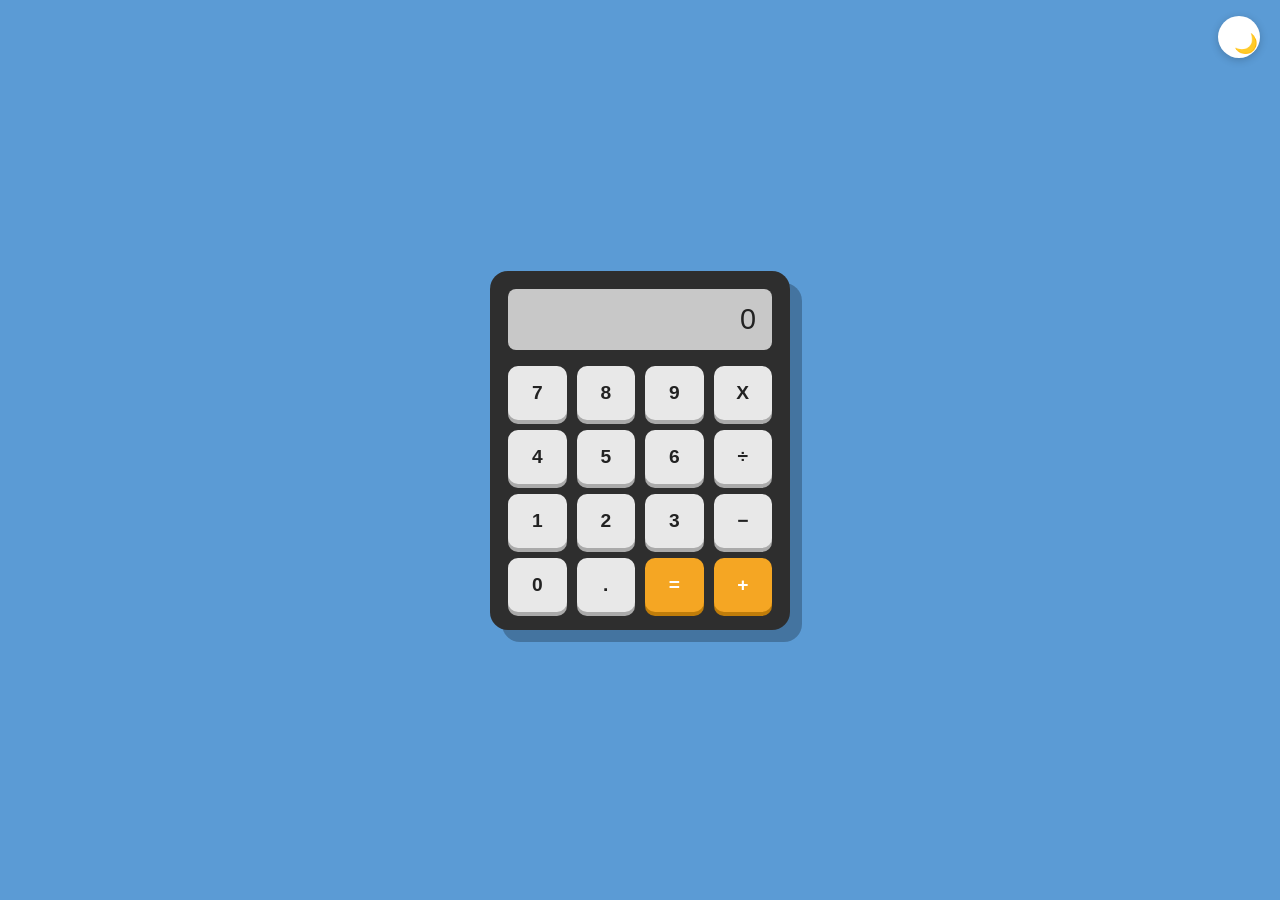
<file: index.html>
<!DOCTYPE html>
<html lang="en">
<head>
  <meta charset="UTF-8">
  <title>Calculator</title>
  <link rel="stylesheet" href="style.css">
</head>
<body>
  <button class="theme-toggle" onclick="toggleTheme()">🌙</button>
  <div class="calculator">
    <div id="display">0</div>
    <div class="buttons">
      <button onclick="append('7')">7</button>
      <button onclick="append('8')">8</button>
      <button onclick="append('9')">9</button>
      <button onclick="append('*')">X</button>

      <button onclick="append('4')">4</button>
      <button onclick="append('5')">5</button>
      <button onclick="append('6')">6</button>
      <button onclick="append('/')">÷</button>

      <button onclick="append('1')">1</button>
      <button onclick="append('2')">2</button>
      <button onclick="append('3')">3</button>
      <button onclick="append('-')">−</button>

      <button onclick="append('0')">0</button>
      <button onclick="append('.')">.</button>
      <button class="orange" onclick="calculate()">=</button>
      <button class="orange" onclick="append('+')">+</button>
    </div>
  </div>

  <script src="script.js"></script>
</body>
</html>
</file>
<file: style.css>
* { margin: 0; padding: 0; box-sizing: border-box; }

body {
  display: flex;
  justify-content: center;
  align-items: center;
  min-height: 100vh;
  background: #5b9bd5;
  font-family: 'Segoe UI', sans-serif;
  transition: background 0.3s;
}

body.dark {
  background: #121212;
}

.theme-toggle {
  position: fixed;
  top: 16px;
  right: 20px;
  background: #fff;
  border: none;
  border-radius: 50%;
  width: 42px;
  height: 42px;
  font-size: 1.2rem;
  cursor: pointer;
  box-shadow: 0 2px 8px rgba(0,0,0,0.2);
  transition: background 0.3s;
}

body.dark .theme-toggle {
  background: #2e2e2e;
}

.calculator {
  background: #2e2e2e;
  border-radius: 18px;
  padding: 18px;
  width: 300px;
  box-shadow: 12px 12px 0px rgba(0,0,0,0.25);
  transition: background 0.3s;
}

body.dark .calculator {
  background: #1a1a1a;
  box-shadow: 12px 12px 0px rgba(0,0,0,0.6);
}

#display {
  background: #c8c8c8;
  border-radius: 8px;
  padding: 14px 16px;
  font-size: 1.8rem;
  text-align: right;
  color: #222;
  margin-bottom: 16px;
  min-height: 58px;
  word-break: break-all;
  transition: background 0.3s, color 0.3s;
}

body.dark #display {
  background: #2c2c2c;
  color: #f0f0f0;
}

.buttons {
  display: grid;
  grid-template-columns: repeat(4, 1fr);
  gap: 10px;
}

button {
  padding: 16px;
  border: none;
  border-radius: 10px;
  font-size: 1.2rem;
  font-weight: 600;
  cursor: pointer;
  color: #222;
  background: #e8e8e8;
  box-shadow: 0 4px 0 #aaa;
  transition: transform 0.1s, box-shadow 0.1s, background 0.3s, color 0.3s;
}

button:active {
  transform: translateY(3px);
  box-shadow: 0 1px 0 #aaa;
}

button:hover { background: #d8d8d8; }

body.dark .buttons button {
  background: #3a3a3a;
  color: #f0f0f0;
  box-shadow: 0 4px 0 #111;
}

body.dark .buttons button:hover { background: #444; }
body.dark .buttons button:active { box-shadow: 0 1px 0 #111; }

.orange {
  background: #f5a623;
  box-shadow: 0 4px 0 #c07d0a;
  color: #fff;
}

.orange:hover { background: #e09510; }
.orange:active { box-shadow: 0 1px 0 #c07d0a; }
</file>
